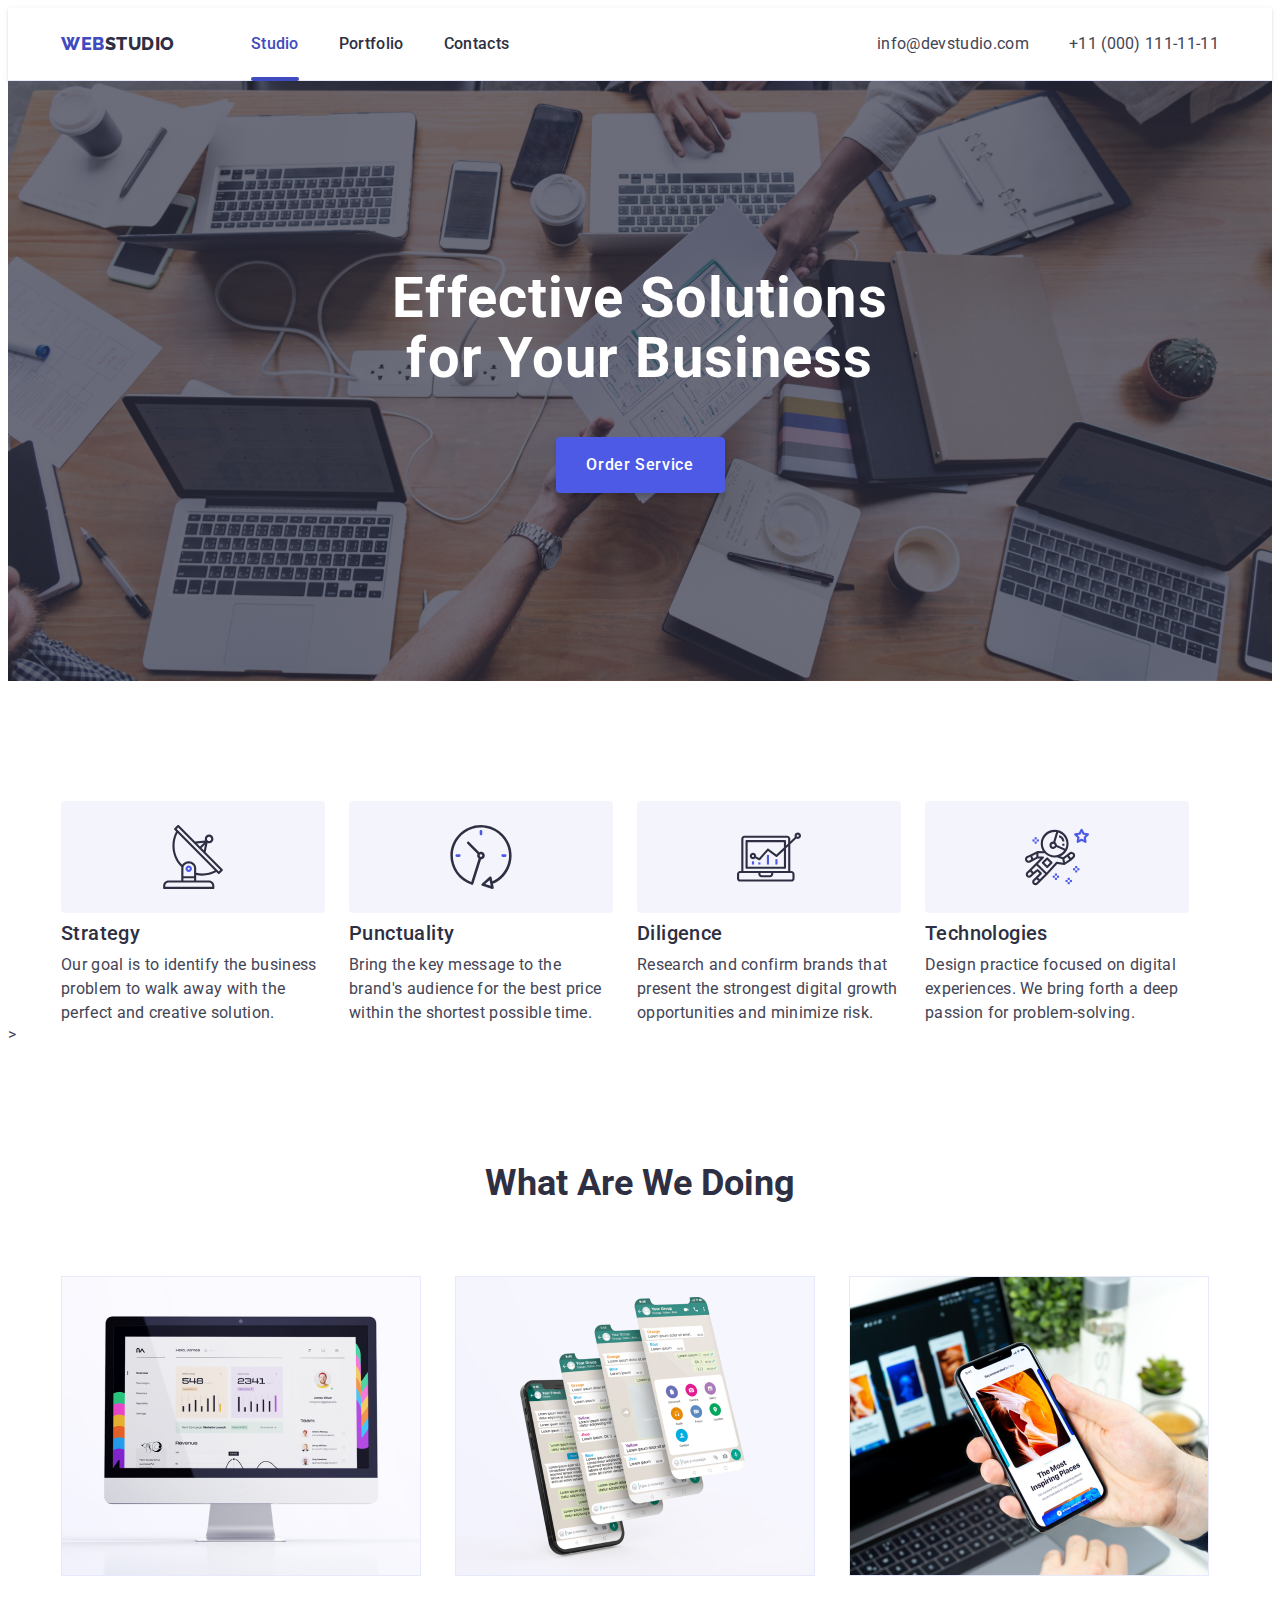
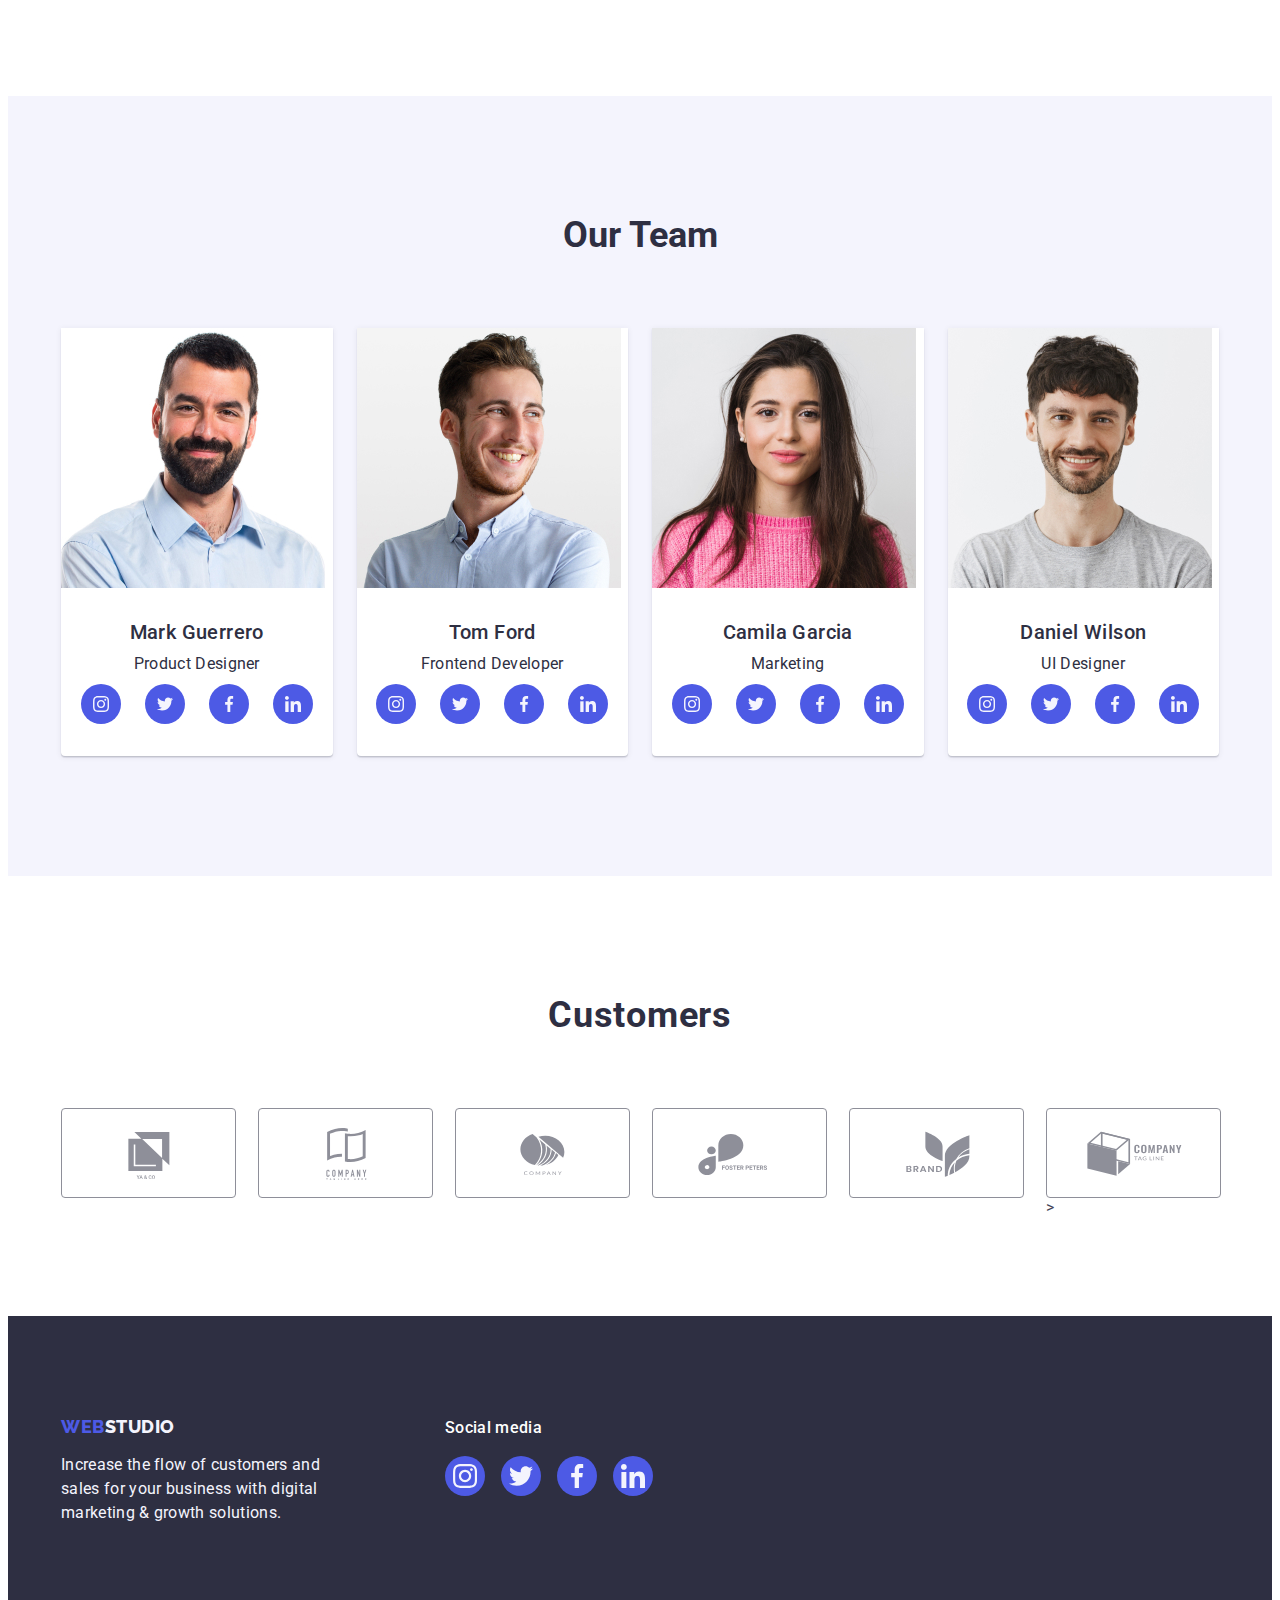
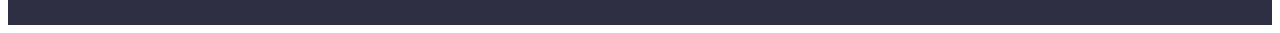
<file: index.html>
<!DOCTYPE html>
<html lang="en">
<head>
    <meta charset="UTF-8">
    <meta http-equiv="X-UA-Compatible" content="IE=edge">
    <meta name="viewport" content="width=device-width, initial-scale=1.0">
    <title>Webstudio</title>
    <link rel="preconnect" href="https://fonts.googleapis.com">
    <link rel="preconnect" href="https://fonts.gstatic.com" crossorigin>
    <link href="https://fonts.googleapis.com/css2?family=Raleway:wght@800&family=Roboto:wght@400;500;700&display=swap" rel="stylesheet">
    <link rel="stylesheet" href="https://cdnjs.cloudflare.com/ajax/libs/modern-normalize/2.0.0/modern-normalize.min.css" integrity="sha512-4xo8blKMVCiXpTaLzQSLSw3KFOVPWhm/TRtuPVc4WG6kUgjH6J03IBuG7JZPkcWMxJ5huwaBpOpnwYElP/m6wg==" crossorigin="anonymous" referrerpolicy="no-referrer" />
    <link rel="stylesheet" href="./css/styles.css">
</head>
<body>
<header class="header">
    <div class="container header-container"> 
    <nav class="header-navigation">
    <a href="./index.html" class="logo-up link " >Web<span>Studio</span> </a>
    <ul class="list header-list">
        <li class="nav-item"><a href="./index.html" class="link-list link link-list-wbs nav-line" >Studio</a></li>
        <li class="nav-item"><a href="./portfolio.html" class="link-list link " >Portfolio</a></li>
        <li class="nav-item"><a href="" class="link-list link" >Contacts</a></li>
    </ul>
    </nav>
    <address class="address">
        <ul class="address-list list">
        <li class="address-item nav-addr-itm" ><a class="address-link link" href="mailto:info@devstudio.com">info@devstudio.com</a></li>
        <li class="address-item nav-addr-itm" ><a class="address-link link" href="tel:+110001111111">+11 (000) 111-11-11</a></li>
        </ul>
    </address>
    </div>
</header>
<main >
        <section class="solutions">
            <div class="container">
            <h1 class="title ">Effective Solutions
                for Your Business</h1>
              <button  type="button" class="order" data-modal-open >Order Service</button>
            </div>
        </section>
        <section class="work">
            <div class="container container-work">
            <h2 class="visually-hidden" >/////</h2>
            <ul class="work-list list">
                <li class="our-goals">
                    <div class="antena"><svg class="antena-icon" width="64" height="64">
                    <use href="./images/icons.svg#icon-antenna"></use> </svg> </div>
                    <h3 class="strategy">Strategy</h3><p class="ourgoal"> Our goal is to identify the business problem to walk away with the perfect and creative solution.</p></li>
                <li class="our-goals">
                    <div class="antena">
                    <svg class="antena-icon"  width="64" height="64">
                    <use href="./images/icons.svg#icon-clock"></use> </svg> </div>    
                    <h3 class="strategy">Punctuality</h3><p class="ourgoal">Bring the key message to the brand's audience for the best price within the shortest possible time.</p></li>
                <li class="our-goals"> 
                    <div class="antena">
                    <svg class="antena-icon"  width="64" height="64"><use href="./images/icons.svg#icon-diagram"></use></svg> </div>
                    <h3 class="strategy">Diligence</h3><p class="ourgoal">Research and confirm brands that present the strongest digital growth opportunities and minimize risk.</p></li>
                <li class="our-goals">
                    <div class="antena">
                    <svg class="antena-icon"  width="64" height="64">
                     <use href="./images/icons.svg#icon-astronaut"></use></svg></div>
                    <h3 class="strategy">Technologies</h3><p class="ourgoal">Design practice focused on digital experiences. We bring forth a deep passion for problem-solving.</p></li>
                </ul>
                 </div> >
           </section>
            <section class="our-offers">
                <div class="container">
                <h2 class="whatwedo">What are we doing</h2>
                <ul class="offers-list list">
                <li class="products"><img src="./images/pic1.jpg" alt="komp" width="360" class="do-item"></li>
                <li class="products"><img src="./images/pic2.jpg" alt="phones" width="360" class="do-item"></li>
                <li class="products"><img src="./images/pic3.jpg" alt="phone" width="360" class="do-item"></li>
                </ul>
                </div>
            </section>
            <section class="team">
               <div class="team-container container">
               <h2 class="whatwedo">Our Team</h2>
               <ul class="team-list list">
               <li class="mark"><img src="./images/pic4.jpg" alt="man" width="264">
                <div class="member"><h3 class="team-strategy">Mark Guerrero</h3><p class="designer">Product Designer</p>
               <ul class="networks list">
                   <li class="insta"> <a href="" class="insta-link"><svg class="insta-link-icon" width="16" height="16" ><use href="./images/icons.svg#icon-instagram"></use></svg></a></li>
                   <li class="insta"> <a href="" class="insta-link"><svg class="insta-link-icon" width="16" height="16" ><use href="./images/icons.svg#icon-twitter"></use></svg></a></li>
                   <li class="insta"> <a href="" class="insta-link"><svg class="insta-link-icon" width="16" height="16" ><use href="./images/icons.svg#icon-facebook"></use></svg></a></li>
                   <li class="insta"> <a href="" class="insta-link"><svg class="insta-link-icon" width="16" height="16" ><use href="./images/icons.svg#icon-linkedin"></use></svg></a></li>
               </ul></div></li>
               <li class="mark"><img src="./images/pic5.jpg" alt="man2" width="264">
             <div class="member"><h3 class="team-strategy">Tom Ford</h3><p class="designer">Frontend Developer</p>
                <ul class="networks list">
                    <li class="insta"> <a href="" class="insta-link"><svg class="insta-link-icon" width="16" height="16" ><use href="./images/icons.svg#icon-instagram"></use></svg></a></li>
                    <li class="insta"> <a href="" class="insta-link"><svg class="insta-link-icon" width="16" height="16" ><use href="./images/icons.svg#icon-twitter"></use></svg></a></li>
                    <li class="insta"> <a href="" class="insta-link"><svg class="insta-link-icon" width="16" height="16" ><use href="./images/icons.svg#icon-facebook"></use></svg></a></li>
                    <li class="insta"> <a href="" class="insta-link"><svg class="insta-link-icon" width="16" height="16" ><use href="./images/icons.svg#icon-linkedin"></use></svg></a></li>
                </ul>
            </div></li>
            <li class="mark"><img src="./images/pic6.jpg" alt="woman" width="264">
            <div class="member"><h3 class="team-strategy">Camila Garcia</h3><p class="designer">Marketing</p>
                <ul class="networks list">
                    <li class="insta"> <a href="" class="insta-link"><svg class="insta-link-icon" width="16" height="16" ><use href="./images/icons.svg#icon-instagram"></use></svg></a></li>
                    <li class="insta"> <a href="" class="insta-link"><svg class="insta-link-icon" width="16" height="16" ><use href="./images/icons.svg#icon-twitter"></use></svg></a></li>
                    <li class="insta"> <a href="" class="insta-link"><svg class="insta-link-icon" width="16" height="16" ><use href="./images/icons.svg#icon-facebook"></use></svg></a></li>
                    <li class="insta"> <a href="" class="insta-link"><svg class="insta-link-icon" width="16" height="16" ><use href="./images/icons.svg#icon-linkedin"></use></svg></a></li>
                </ul>
            </div></li>
            <li class="mark"><img src="./images/pic7.jpg" alt="man3" width="264">
            <div class="member"><h3 class="team-strategy">Daniel Wilson</h3><p class="designer">UI Designer</p>
                <ul class="networks list">
                    <li class="insta"> <a href="" class="insta-link"><svg class="insta-link-icon" width="16" height="16" ><use href="./images/icons.svg#icon-instagram"></use></svg></a></li>
                    <li class="insta"> <a href="" class="insta-link"><svg class="insta-link-icon" width="16" height="16" ><use href="./images/icons.svg#icon-twitter"></use></svg></a></li>
                    <li class="insta"> <a href="" class="insta-link"><svg class="insta-link-icon" width="16" height="16" ><use href="./images/icons.svg#icon-facebook"></use></svg></a></li>
                    <li class="insta"> <a href="" class="insta-link"><svg class="insta-link-icon" width="16" height="16" ><use href="./images/icons.svg#icon-linkedin"></use></svg></a></li>
                </ul></div></li>
            </ul>
            </div>
        </section>
        <section class="customers">
        <div class="customers-container container">
        <h2 class="customers-title">Customers</h2>
        <ul class="customers-list list">
            <li class="customers-item"><a href="" class="customers-link"><svg class="customers-icon" width="104" height="56"><use href="./images/icons.svg#icon-Logo6"></use></svg></a></li>
            <li class="customers-item"><a href="" class="customers-link"><svg class="customers-icon" width="104" height="56"><use href="./images/icons.svg#icon-Logo7"></use></svg></a></li>
            <li class="customers-item"><a href="" class="customers-link"><svg class="customers-icon" width="104" height="56"><use href="./images/icons.svg#icon-Logo8"></use></svg></a></li>
            <li class="customers-item"><a href="" class="customers-link"><svg class="customers-icon" width="104" height="56"><use href="./images/icons.svg#icon-Logo9"></use></svg></a></li>
            <li class="customers-item"><a href="" class="customers-link"><svg class="customers-icon" width="104" height="56"><use href="./images/icons.svg#icon-Logo10"></use></svg></a></li>
            <li class="customers-item"><a href="" class="customers-link"><svg class="customers-icon" width="104" height="56"><use href="./images/icons.svg#icon-Logo11"></use></svg></a>></li>
        </ul></div>
        </section>
</main>
    <footer class="footer">
    <div class="footer-container container">
    <div class="footer-logo-bx">
    <a href="./index.html" class="footer-logo link">Web<span class="studio">Studio</span></a>
    <p class="footer-text"> Increase the flow of customers and sales for your business with digital marketing & growth solutions.</p> 
   </div>
   <div>
    <p class="footer-text-bx">Social media</p>
    <ul class="footer-list list">
        <li class="foot-item"><a href="" class="foot-link"><svg class="foot-icon" width="24" height="24"><use href="./images/icons.svg#icon-instagram"></use></svg></a></li>
        <li class="foot-item"><a href="" class="foot-link"><svg class="foot-icon" width="24" height="24"><use href="./images/icons.svg#icon-twitter"></use></svg></a></li>
        <li class="foot-item"><a href="" class="foot-link"><svg class="foot-icon" width="24" height="24"><use href="./images/icons.svg#icon-facebook"></use></svg></a></li>
        <li class="foot-item"><a href="" class="foot-link"><svg class="foot-icon" width="24" height="24"><use href="./images/icons.svg#icon-linkedin"></use></svg></a></li>
    </ul>
   </div>
   </div>
    </footer>
    <div class="backdrop is-hidden" data-modal>
        <div class="modal" >
         <button type="button" class="modal-close-btn" data-modal-close><svg class="modal-icon" width="8" height="8"><use href="./images/icons.svg#icon-close-modal"></use></svg> </button>
        </div>
    </div>
        <script src="./js/modal.js"></script>
</body>
</html>
</file>
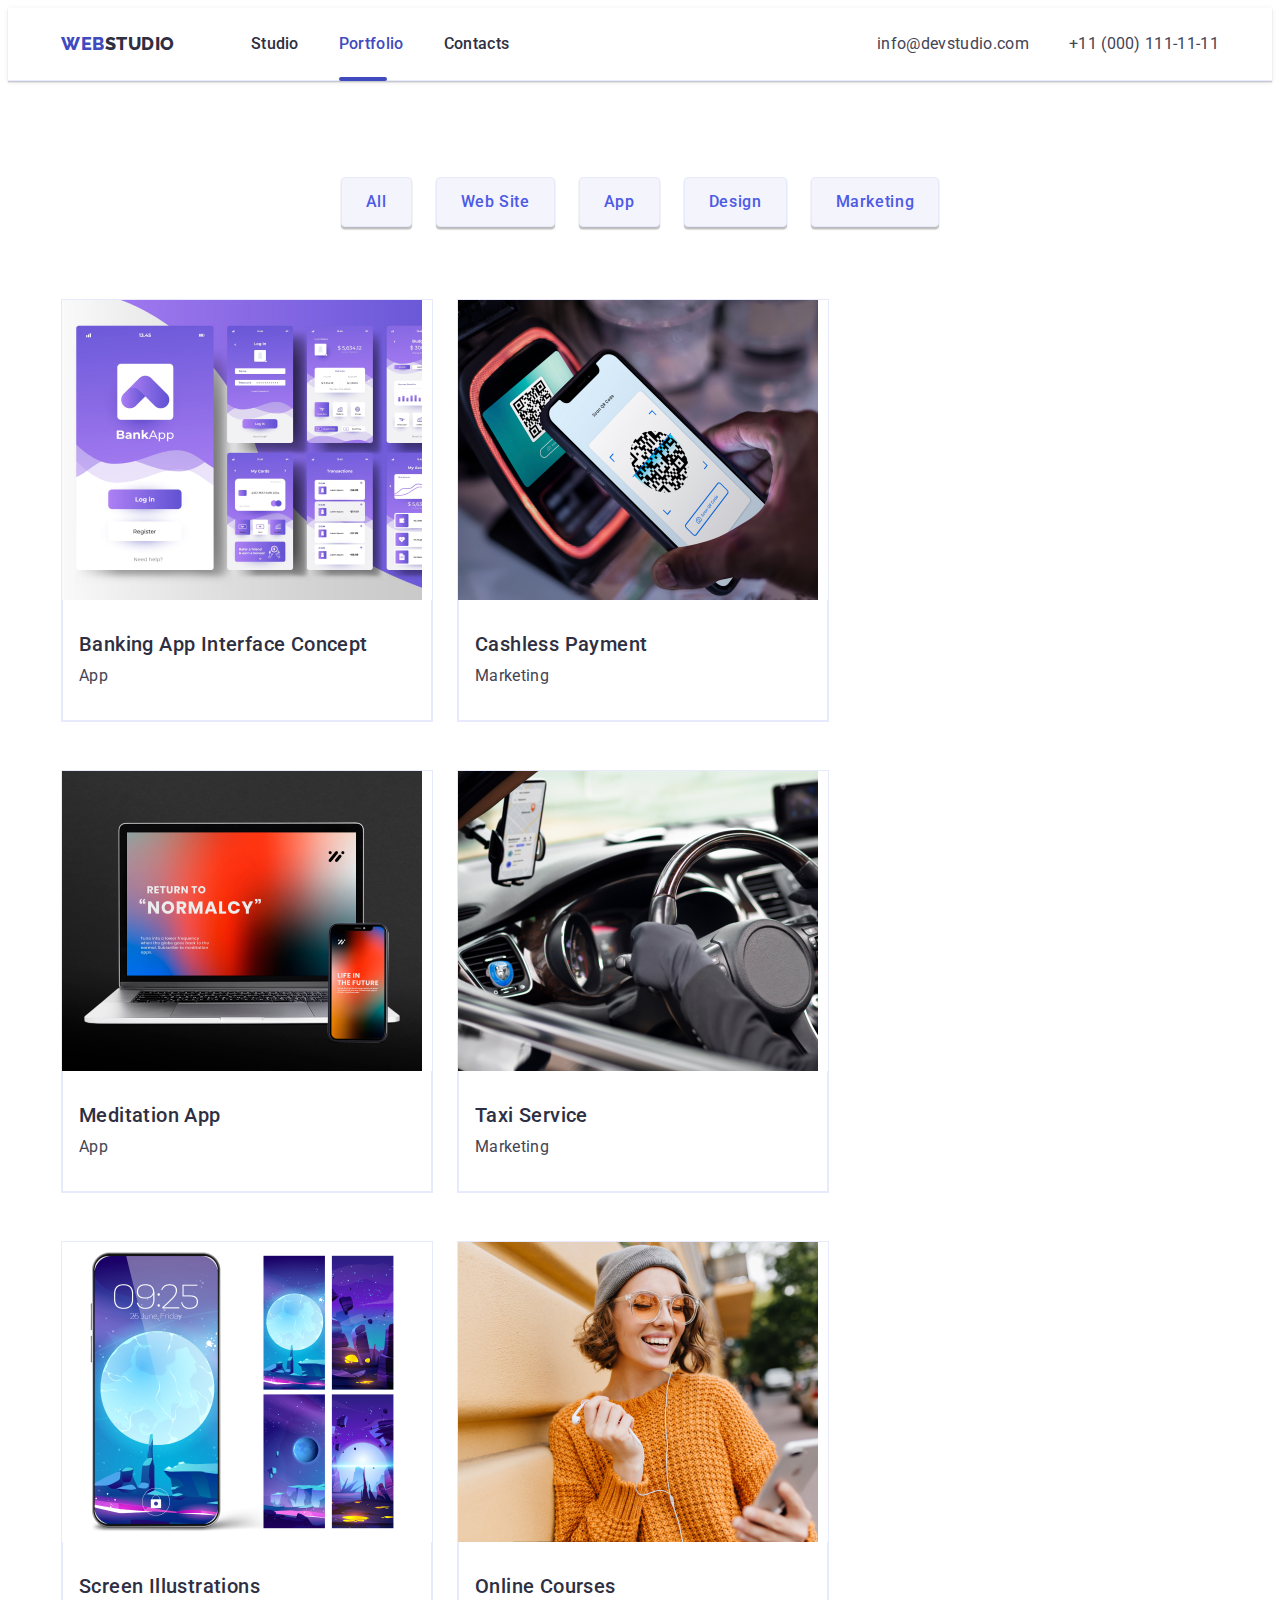
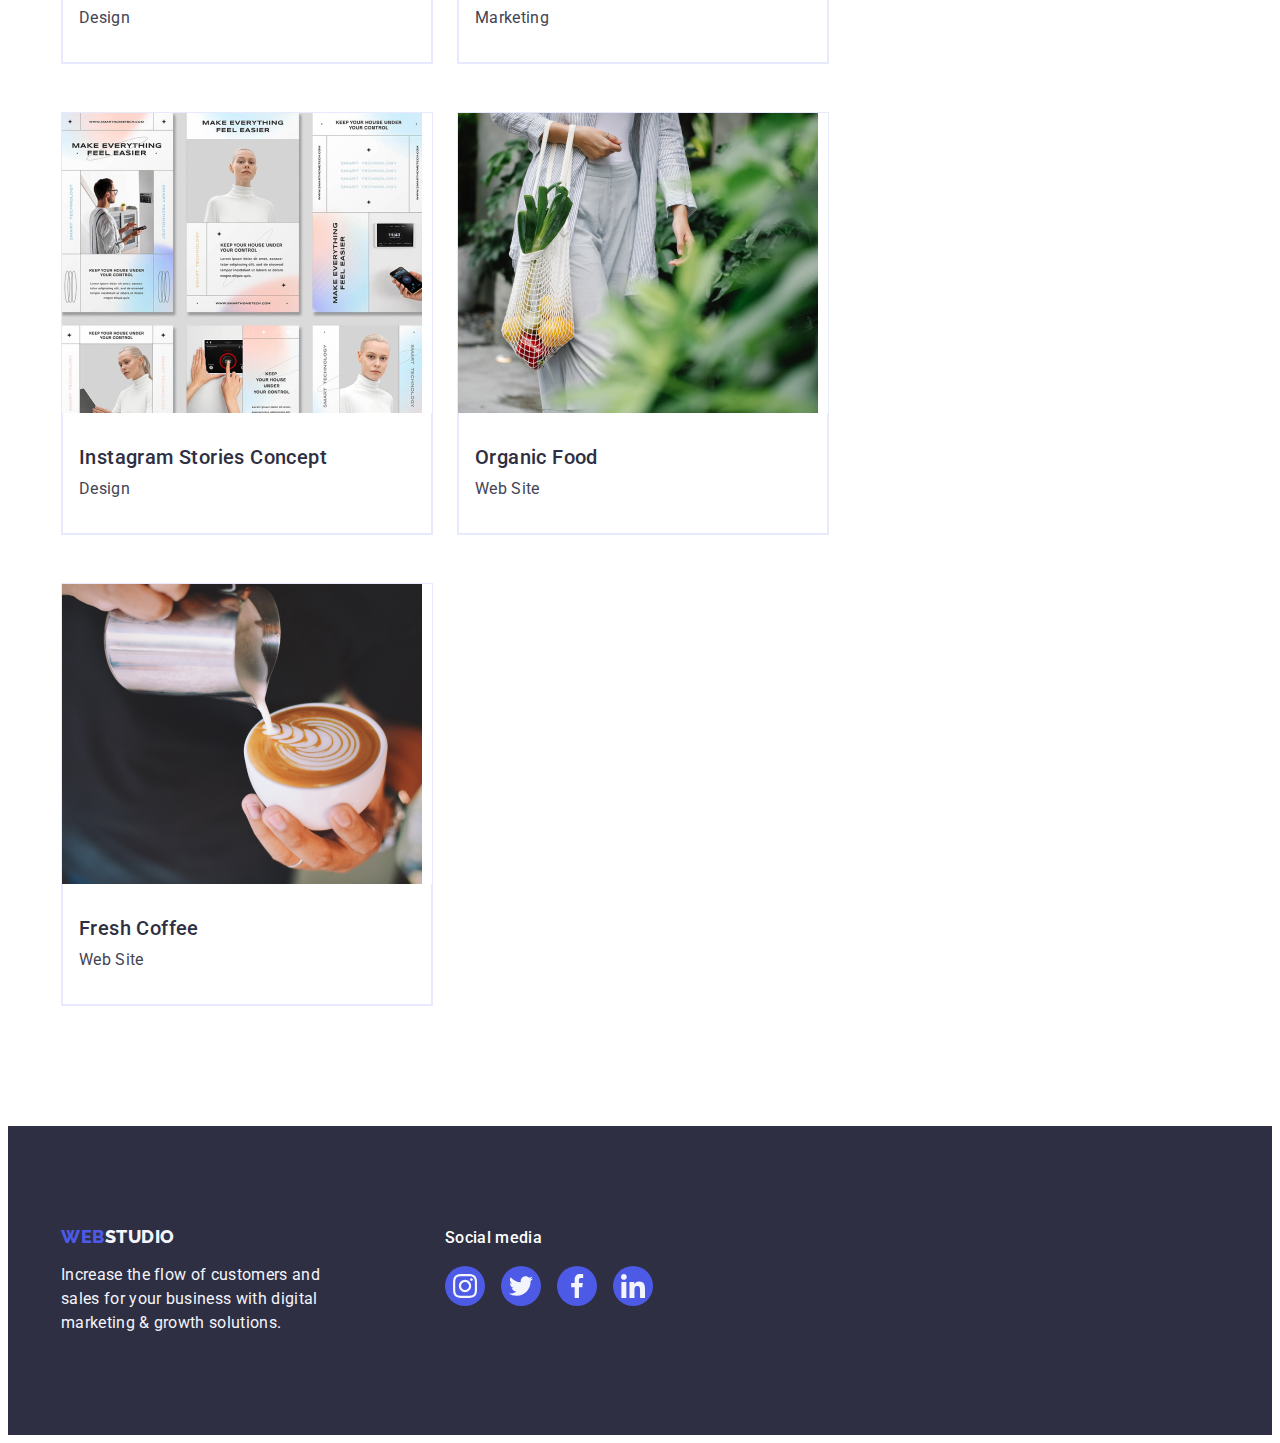
<file: portfolio.html>
<!DOCTYPE html>
<html lang="en">
<head>
    <meta charset="UTF-8">
    <meta http-equiv="X-UA-Compatible" content="IE=edge">
    <meta name="viewport" content="width=device-width, initial-scale=1.0">
    <title>Portfolio</title>
    <link rel="preconnect" href="https://fonts.googleapis.com">
    <link rel="preconnect" href="https://fonts.gstatic.com" crossorigin>
    <link href="https://fonts.googleapis.com/css2?family=Raleway:wght@800&family=Roboto:wght@400;500;700&display=swap" rel="stylesheet">
    <link rel="stylesheet" href="https://cdnjs.cloudflare.com/ajax/libs/modern-normalize/2.0.0/modern-normalize.min.css" integrity="sha512-4xo8blKMVCiXpTaLzQSLSw3KFOVPWhm/TRtuPVc4WG6kUgjH6J03IBuG7JZPkcWMxJ5huwaBpOpnwYElP/m6wg==" crossorigin="anonymous" referrerpolicy="no-referrer" />
    <link rel="stylesheet" href="./css/styles.css">
</head>
<body>
<header class="header">
    <div class="container header-container"> 
    <nav class="header-navigation">
    <a href="./index.html" class="logo-up link" >Web<span>Studio</span> </a>
    <ul class="list header-list">
        <li class="nav-item"><a href="./index.html" class="link-list link" >Studio</a></li>
        <li class="nav-item"><a href="./portfolio.html" class="link-list link link-list-wbs nav-line" >Portfolio</a></li>
        <li class="nav-item"><a href="" class="link-list link" >Contacts</a></li>
    </ul>
    </nav>
    <address class="address">
        <ul class="address-list list">
        <li class="address-item" ><a class="address-link link" href="mailto:info@devstudio.com">info@devstudio.com</a></li>
        <li class="address-item" ><a class="address-link link" href="tel:+110001111111">+11 (000) 111-11-11</a></li>
        </ul>
    </address>
    </div>
</header>
    <main>
    <section class="portfolio">
    <div class="container gallery-container">
        <h2 class="headline visually-hidden">////</h2>
    <ul class="button-list list">
    <li class="portflio-item"><button type="button" class="button-item">All</button></li>
    <li class="portfolio-item"><button type="button" class="button-item">Web Site</button></li>
    <li class="portfolio-item"><button type="button" class="button-item">App</button></li>
    <li class="portfolio-item"><button type="button" class="button-item">Design</button></li>
    <li class="portfolio-item"><button type="button" class="button-item">Marketing</button></li>
    </ul>
        <ul class="image-list list">
            <li class="image-item">
                <a class="image-link link" href="">
               <div class="img-wrapper"><img src="./images/img.jpg" alt="Interface"  width="360" height="300"/> 
                <p class="overlay">
                    14 Stylish and User-Friendly App Design Concepts · Task
                    Manager App · Calorie Tracker App · Exotic Fruit Ecommerce
                    App · Cloud Storage App
                  </p>
                </div>
               <div class="container-item">
                <h2 class="image-title">Banking App Interface Concept</h2>
                <p class="image-text">App</p></div></a>
            </li>
            <li class="image-item">
                <a class="image-link link" href="">
                 <div class="img-wrapper"> <img src="./images/imgcashles.jpg" alt="Payment">
                    <p class="overlay">
                        14 Stylish and User-Friendly App Design Concepts · Task
                        Manager App · Calorie Tracker App · Exotic Fruit Ecommerce
                        App · Cloud Storage App
                      </p>
                    </div>  
                <div class="container-item">
                <h2 class="image-title">Cashless Payment</h2>
                <p class="image-text">Marketing</p></div></a>
            </li>
            <li class="image-item">
                <a class="image-link link" href="">
                 <div class="img-wrapper"> <img src="./images/imgapp.jpg" alt="Meditation">
                <p class="overlay">
                    14 Stylish and User-Friendly App Design Concepts · Task
                    Manager App · Calorie Tracker App · Exotic Fruit Ecommerce
                    App · Cloud Storage App
                  </p>
                </div>
                <div class="container-item">
                <h2 class="image-title">Meditation App</h2>
                <p class="image-text">App</p></div></a>
            </li>
            <li class="image-item">
                <a class="image-link link" href="">
                 <div class="img-wrapper"><img src="./images/imgtaxi.jpg" alt="Taxi">
                    <p class="overlay">
                        14 Stylish and User-Friendly App Design Concepts · Task
                        Manager App · Calorie Tracker App · Exotic Fruit Ecommerce
                        App · Cloud Storage App
                      </p>
                    </div>
                <div class="container-item">
                <h2 class="image-title">Taxi Service</h2>
                <p class="image-text">Marketing</p></div></a>
            </li>
            <li class="image-item">
                <a class="image-link link" href="">
                 <div class="img-wrapper"> <img src="./images/imgscreen.jpg" alt="Phone">
                    <p class="overlay">
                        14 Stylish and User-Friendly App Design Concepts · Task
                        Manager App · Calorie Tracker App · Exotic Fruit Ecommerce
                        App · Cloud Storage App
                      </p>
                    </div>
                <div class="container-item">
                <h2 class="image-title">Screen Illustrations</h2>
                <p class="image-text">Design</p></div></a>
            </li>
            <li class="image-item">
                <a class="image-link link" href="">
                <div class="img-wrapper"><img src="./images/imgcourses.jpg" alt="Girl">
                    <p class="overlay">
                        14 Stylish and User-Friendly App Design Concepts · Task
                        Manager App · Calorie Tracker App · Exotic Fruit Ecommerce
                        App · Cloud Storage App
                      </p>
                    </div>
                <div class="container-item">
                <h2 class="image-title">Online Courses</h2>
                <p class="image-text">Marketing</p></div></a>
            </li>
            <li class="image-item">
                <a class="image-link link" href="">
              <div class="img-wrapper"><img src="./images/imgconcept.jpg" alt="Stories Concept">
                <p class="overlay">
                    14 Stylish and User-Friendly App Design Concepts · Task
                    Manager App · Calorie Tracker App · Exotic Fruit Ecommerce
                    App · Cloud Storage App
                  </p>
                </div>
                <div class="container-item">
                    <h2 class="image-title">Instagram Stories Concept</h2>
                    <p class="image-text">Design</p></div></a>
            </li>
            <li class="image-item">
                <a class="image-link link" href="">
                <div class="img-wrapper"><img src="./images/imgfood.jpg" alt="Food">
                    <p class="overlay">
                        14 Stylish and User-Friendly App Design Concepts · Task
                        Manager App · Calorie Tracker App · Exotic Fruit Ecommerce
                        App · Cloud Storage App
                      </p>
                    </div>
                <div class="container-item">
                    <h2 class="image-title">Organic Food</h2>
                    <p class="image-text">Web Site</p></div></a>
            </li>
            <li class="image-item">
                <a class="image-link link" href="">
                    <div class="img-wrapper"><img src="./images/img/coffee.jpg" alt="Coffee">
                        <p class="overlay">
                            14 Stylish and User-Friendly App Design Concepts · Task
                            Manager App · Calorie Tracker App · Exotic Fruit Ecommerce
                            App · Cloud Storage App
                          </p>
                        </div>
                <div class="container-item">
                    <h2 class="image-title">Fresh Coffee</h2>
                    <p class="image-text">Web Site</p></div></a>
            </li>
        </ul>
    </div>
    </section>
    </main>
    <footer class="footer">
        <div class="footer-container container">
        <div class="footer-logo-bx">
        <a href="./index.html" class="footer-logo link">Web<span class="studio">Studio</span></a>
        <p class="footer-text"> Increase the flow of customers and sales for your business with digital marketing & growth solutions.</p> 
       </div>
       <div>
        <p class="footer-text-bx">Social media</p>
        <ul class="footer-list list">
            <li class="foot-item"><a href="" class="foot-link"><svg class="foot-icon" width="24" height="24"><use href="./images/icons.svg#icon-instagram"></use></svg></a></li>
            <li class="foot-item"><a href="" class="foot-link"><svg class="foot-icon" width="24" height="24"><use href="./images/icons.svg#icon-twitter"></use></svg></a></li>
            <li class="foot-item"><a href="" class="foot-link"><svg class="foot-icon" width="24" height="24"><use href="./images/icons.svg#icon-facebook"></use></svg></a></li>
            <li class="foot-item"><a href="" class="foot-link"><svg class="foot-icon" width="24" height="24"><use href="./images/icons.svg#icon-linkedin"></use></svg></a></li>
        </ul>
       </div>
       </div>
        </footer>
    
</body>
</html>
</file>
<file: css/styles.css>
body {
  font-family:"Roboto",sans-serif;
  color: var(--address-color);
  background-color: #FFFFFF; 
    }

:root {
--text-color: #4d5ae5;
--span-color: #2e2f42;
--link-list-color: #2e2f42;
--address-color: #434455;
--solutions: #2e2f42;
--button:  #F4F4FD;
--link-color: #8e8f99;
--footer-text: #FFFFFF;
--link: #404bbf; 
--transition:  250ms cubic-bezier(0.4, 0, 0.2, 1);
}

h1,
h2,
h3,
h4,
p {
  margin: 0;
}

ul {
  margin: 0;
  padding: 0;
}

.list {
  list-style: none;
} 

.link {
  text-decoration: none;
}

img { display: block;
      max-width: 100%;
      height: auto;
}

.container {
  width: 1158px;
  margin-left: auto;
  margin-right: auto;
  padding: 0 15px;
  /* outline: 2px solid red; */
}

.header {
  border-bottom: 1px solid #e7e9fc;
  box-shadow: 0px 2px 1px rgba(46, 47, 66, 0.08), 0px 1px 1px rgba(46, 47, 66, 0.16), 0px 1px 6px rgba(46, 47, 66, 0.08);  ;
}

.header-container {
  display: flex;
  align-items: center;
}
.header-navigation {
  display: flex;
  align-items: center;
}

.header-list {
  display: flex;
  align-items: center;}

.nav-line {
  position: relative;
  color: #404bbf;
  transition: color 250ms cubic-bezier(0.4, 0, 0.2, 1) ;
}

.nav-line::after {
content: "";
position: absolute;
left: 0;
bottom: -1px; 
height: 4px; 
width: 48px;
background-color: #404bbf;
border-radius: 2px;
}

.logo-up {
    font-family: "Raleway", sans-serif;
    font-weight: 800;
    font-size: 18px;
    font-style: normal;
    line-height: 1.17;
    letter-spacing: 0.03em;
    text-transform: uppercase;
    color: #404bbf;
    margin-right: 76px;
    display: flex;
    align-items: center;

    }

    span {
    color: var(--span-color);
    margin: 0 auto;
    }

    .link-list{
        display: flex;
        font-weight: 500;
        font-size: 16px;
        line-height: 1.5;
        letter-spacing: 0.02em;
        color: var(--link-list-color);
        padding: 24px 0;
        position: relative;
        transition: color var(--transition);
    }

    .link-list-wbs {
      color: #404bbf;
      transition: color var(--transition);
    }
    .nav-item {
      color: #404bbf;  
    }
    .nav-item:not(:last-child) {
      margin-right: 40px;
    }

    .address {
        display: flex;
        font-style: normal;
        margin-left: auto;
    }

    .address-list {
      display: flex;
    }
    .address-item:not(:last-child) {
      margin-right: 40px;
    }

    .address-link {
        line-height: 1.5;
        letter-spacing: 0.02em;
        color: var(--address-color) ;
        padding-top: 24px;
        padding-bottom: 24px;
        font-family: inherit;
        font-style: normal;
        font-weight: 400;
        font-style: 16px;
        transition: color var(--transition);
    }

    .link-list:hover,
    .link-list:focus {
      color:  #404bbf;
    }

      .address-item:hover,
      .address-item:focus {
        color: #404bbf;
    }

    .nav-addr-itm {
     transition: color 250ms cubic-bezier(0.4, 0, 0.2, 1); 
    }
/*Main*/

    .solutions {
      background-color:var(--solutions);
      background-image:  linear-gradient(rgba(46, 47, 66, 0.7), rgba(46, 47, 66, 0.7)), url(../images/people_office.jpg);
      background-repeat: no-repeat;
      background-position: center;
      background-size: cover;
      max-width: 1440px; 
      padding: 188px 0 ;
      align-items: center;
    }

    .visually-hidden {
      position: absolute;
      width: 1px;
      height: 1px;
      margin: -1px;
      border: 0;
      padding: 0;
      white-space: nowrap;
      clip-path: inset(100%);
      clip: rect(0 0 0 0);
      overflow: hidden;
    }

      .title {
      font-size: 56px;
      line-height: 1.07;
      text-align: center;
      letter-spacing: 0.02em;
      color: #ffffff;
      max-width: 496px;
      margin-bottom: 48px;
      margin-left: auto;
      margin-right: auto;
    }

    .order {
      background: #4D5AE5 ;
      font-family: "Roboto", sans-serif;
      font-weight: 500;
      font-size: 16px;
      line-height: 1.5;
      letter-spacing: 0.04em;
      color: #ffffff;
      cursor: pointer;
      display: block;
      min-width: 169px;
      height: 56px;
      border: none;
      border-radius: 4px;
      margin-left: auto;
      margin-right: auto;
      box-shadow: 0px 4px 4px rgba(0, 0, 0, 0.15);
     transition: background-color var(--transition); 

    }

    .order:hover, 
    .order:focus {
      background-color: #404BBF;
    }
    /* Section 2 */

    .work {
      padding: 120px 0;
    }

    .container-work {
      display: flex;
    }

    .work-list{
      display: flex;
      gap: 24px;
    }

    .antena {
      display: flex;
      align-items: center;
      justify-content: center;
      height: 112px;
      background-color: #f4f4fd; 
      border-radius: 4px;
      margin-bottom: 8px;
       }

    .strategy {
      font-weight: 500;
      font-size: 20px;
      line-height: 1.2;
      letter-spacing: 0.02em;
      color: var(--solutions);
      margin-bottom: 8px;
          }

    .ourgoal {
      line-height: 1.5;
      letter-spacing: 0.02em;
      width: 264px;
    }

    .our-offers {
      padding-bottom: 120px;
    }
    .offers-list {
      display: flex;
      gap: 24px;
    }
    .whatwedo {
      font-size: 36px;
      line-height: 1.11;
      text-align: center;
      text-transform: capitalize;
      color: var(--solutions);
      margin-bottom: 72px;
    }

    .products {
      width: calc((100% - 48px) / 3);
    }

    .team {
      padding-bottom: 120px;
      padding-top: 120px;
      background: #F4F4FD;
    }

    .team-list {
      display: flex;
      gap: 24px;
    }

    .member {
      display: flex;
      flex-direction: column;
      align-items: center;
      padding: 32px 16px;
      min-width: 232px;
    }

    .mark {
      background-color: #FFFFFF;
      border-radius: 0px 0px 4px 4px;
      width: calc((100% - 72px) / 4);
      box-shadow:  0px 1px 6px rgba(46, 47, 66, 0.08), 0px 1px 1px rgba(46, 47, 66, 0.16), 0px 2px 1px rgba(46, 47, 66, 0.08);;
    }

    .mark {
      font-weight: 500;
      font-size: 20px;
      line-height: 1.2;
      letter-spacing: 0.02em;
      color: var(--solutions);
      border-radius: 0px 0px 4px 4px;
    }
    .team-strategy {
      display: flex;
      font-weight: 500;
      font-size: 20px;
      line-height: 1.2;
      letter-spacing: 0.02em;
      color: var(--solutions);
      margin-bottom: 8px;
      text-align: center;
          }
      .networks {
        display: flex;
        justify-content: center;
        gap: 24px;
      }

      .insta {
        width: 40px; 
        height: 40px;
        transition: background-color var(--transition);
      }

      .insta-link {
        width: 100%;
        height: 100%;
        background-color: var(--text-color);
        border-radius: 50%;
        display: flex;
        align-items: center;
        justify-content: center;
        transition: background-color var(--transition);
      }

      .insta-link:hover {
        background-color: #404bbf;
      }
      .insta-link:focus {
        background-color: #404bbf;
      }
      .insta-link-icon {
      fill: var(--button);
      }
      
    .designer {
      font-weight: 400;
      display: flex;
      font-size: 16px;
      line-height: 1.5 ;
      letter-spacing: 0.02em;
      text-align: center;
      margin-bottom: 8px;
    }

    .customers {
      padding-top: 120px;
      padding-bottom: 120px;
    }

    .customers-title {
      font-size: 36px;
      line-height: 1.11;
      color: var(--solutions);
      margin-bottom: 72px;
      text-align: center;
      letter-spacing: 0.02em;
      text-transform: capitalize;
    }
    
    .customers-list {
      display: flex;
      gap: 24px; 
      width: 220;
    }

    .customers-item {
     width: calc((100% - 120px) / 6);
     height: 88px;
     /* transition:  border-color 250ms cubic-bezier(0.4, 0, 0.2, 1);
     transition:  color 250ms cubic-bezier(0.4, 0, 0.2, 1); */

    }

    .customers-link {
      width: 100%;
      height: 100%;
      border: 1px solid #8e8f99;
      border-radius: 4px;
      display: flex;
      align-items: center;
      justify-content: center;
      color: var(--link-color);
    transition:  border-color var(--transition), color var(--transition);
    }
    
    .customers-link:hover,
    .customers-link:focus {
      border-color: #404bbf;
      color: #404bbf; 
    }

    .customers-icon {
      fill: currentColor;
    }

    .footer {
      background-color: var(--solutions);
      padding: 100px 0;
    }
    .footer-container {
     display: flex;
     align-items: baseline;
    }

    .footer-logo-bx{
      gap: 120px;
      margin-right: 120px;
    }
    .footer-logo { 
      font-family: "Raleway", sans-serif;
      font-weight: 800;
      font-size: 18px;
      font-style: normal;
      line-height: 1.17;
      letter-spacing: 0.03em;
      text-transform: uppercase;
      color: var(--text-color);
      margin-right: 76px;
      display: flex;
      align-items: center;
      margin-bottom: 16px;
    }

      .footer-text {
        max-width: 264px;
        line-height: 1.5;
        letter-spacing: 0.02em;
        color: #F4F4FD;
      }
      .footer-text-bx {
        font-weight: 500 ;
        font-size: 16px;
        line-height: 1.5;
        letter-spacing: 0.02em;
        color: var(--footer-text);
        margin-bottom: 16px; 
      }
  
      .footer-list {
        display: flex;
        gap: 16px;
      }

      .foot-item {
        width: 40px; 
        height: 40px;
        transition: background-color var(--transition) ;
      }

      .foot-link {
      width: 100%;
      height: 100%;
      background-color: var(--text-color);
      border-radius: 50%;
      display: flex;
      align-items: center;
      justify-content: center;
      transition: background-color var(--transition);
      }

    .foot-link:hover {
      background-color: #31d0aa;
    }

   .foot-link:focus {
      background-color: #31d0aa;
    }


    .foot-icon {
      fill: var(--button);
    }
    .studio {
      display: inline-block;
      margin: 0;
      color: #f4f4fd;
    }

    .web {
      color: var(--span-color);
    }
/*  Portfolio */

    .portfolio {
    padding: 96px 0 120px 0;
    }
    .button-list {
      display: flex;
      gap: 24px;
      justify-content: center;
      margin-bottom: 72px;
    }

    .button-item {
      font-family: "Roboto", sans-serif;
      font-weight: 500;
      font-size: 16px;
      line-height: 1.5;
      letter-spacing: 0.04em;
      display: block;
      color: var(--text-color);
      background: var(--button);
      margin-left: auto;
      margin-right: auto;
      border-radius: 4px;
      justify-content: center;
      align-items: center;
      padding: 12px 24px;
      cursor: pointer;
      box-shadow: 0px 3px 1px rgba(0, 0, 0, 0.1), 0px 2px 1px rgba(0, 0, 0, 0.08), 0px 2px 2px rgba(0, 0, 0, 0.12);
      border: 1px solid #e7e9fc;
      transition: color var(--transition), background-color var(--transition), border-color var(--transition), box-shadow var(--transition);
    
    }

    .button-item:hover {
      color:#FFFFFF ;
      background-color: #404BBF;
      border: 1px solid transparent;
    }

    .button-item:focus {
      color:#FFFFFF ;
      background-color: #404BBF;
      border: 1px solid transparent;
    }
    .image-list {
      display: flex;
      flex-wrap: wrap;
      column-gap: 24px;
      row-gap: 48px;
    }
    .image-item {
      width: calc((100% - 48px) / 3);
      border: 1px solid #e7e9fc;
    }

    .container-item  {
      padding: 32px 16px;
      border: 1px solid #e7e9fc;
      border-top: none;
    }

    .image-link {
      display: block;
      transition: box-shadow var(--transition);
    }

    .image-link:hover,
    .image-link:focus {
      box-shadow: 0px 1px 6px rgba(46, 47, 66, 0.08), 0px 1px 1px rgba(46, 47, 66, 0.16), 0px 2px 1px rgba(46, 47, 66, 0.08);;
    }

    .image-title {
      font-weight: 500;
      font-size: 20px;
      line-height: 1.2;
      letter-spacing: 0.02em;
      color: var(--link-list-color);
      margin-bottom: 8px;
    }
    
    .image-text {
      line-height: 1.5;
      letter-spacing: 0.02em;
      color: var(--address-color);
    }
    

    .img-wrapper {
      position: relative;
      overflow: hidden;
    }
    
    .overlay {
      position: absolute;
      width: 100%;
      height: 100%;
      left: 0;
      top: 0;
      overflow: auto;
      transform: translate(0, 100%);
      transition: transform var(--transition);
      font-size: 16px;
      line-height: 1.5;
      letter-spacing: 0.02em;
      color: var(--button);
      padding: 40px 32px;
      background-color:  #4d5ae5;
    }
    
    .image-link:hover .overlay,
    .image-link:focus .overlay {
      transform: translate(0, 0);
    }
    

    .backdrop {
      position: fixed;
      width: 100%;
      height: 100%;
      background-color: rgba(46, 47, 66, 0.4);
      top: 0;
      left: 0;
      transition: opacity var(--transition) , visibility var(--transition);
    } 

    .modal {
      position: absolute;
      width: 408px;
      min-height: 584px;
      transform: translate(-50%, -50%);
      transition:  transform var(--transition);
      top: 50%;
      left: 50%;
      background: #fcfcfc;
      border-radius: 4px;
      box-shadow: 0px 1px 1px rgba(0, 0, 0, 0.14), 0px 1px 3px rgba(0, 0, 0, 0.12),
      0px 2px 1px rgba(0, 0, 0, 0.2);

    }
      
    .backdrop.is-hidden .modal{
      transform: translate scale(0);
      
    }
    .modal-close-btn {
      position: absolute;
      display: flex;
      justify-content: center;
      align-items: center;
      padding: 0;
      width: 24px;
      height: 24px;
      top: 24px;
      right: 24px;
      cursor: pointer;
      border: 1px solid rgba(0, 0, 0, 0.1);
      border-radius: 50%;
      background-color: #e7e9fc;
      transition: color var(--transition);
      transition: background-color 250ms cubic-bezier(0.4, 0, 0.2, 1), border 250ms cubic-bezier(0.4, 0, 0.2, 1); 
    }

    .modal-close-btn:hover,
    .modal-close-btn:focus {
      color: #ffffff;
      background-color: #404bbf; 
      border: none;
    }

    .modal-icon {
      fill: currentColor;
      transition: fill var(--transition); 
    }

    .is-hidden {
      visibility: hidden;
      opacity: 0;
      pointer-events: none;
    }
</file>
